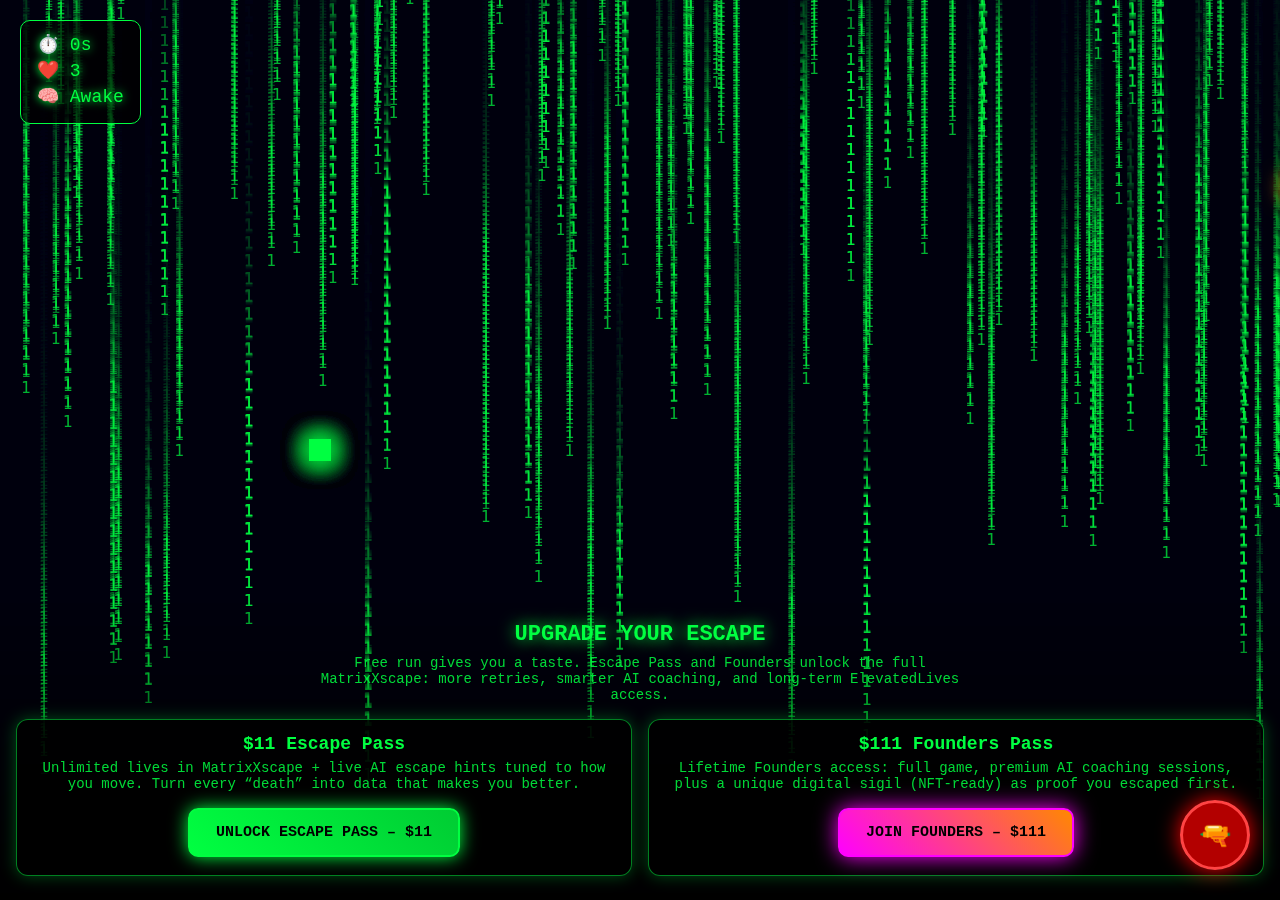
<file: index.html>
<!DOCTYPE html>
<html lang="en">
<head>
  <meta charset="UTF-8">
  <title>MatrixXscape – Escape or Die Trying</title>
  <meta name="viewport" content="width=device-width, initial-scale=1.0">

  <!-- Basic styling for game + overlays -->
  <style>
    * { margin: 0; padding: 0; box-sizing: border-box; }
    body {
      background: radial-gradient(circle at center, #001100 0%, #000000 70%);
      color: #00ff41;
      font-family: "Courier New", monospace;
      overflow: hidden;
      height: 100vh;
      position: relative;
    }
    canvas {
      display: block;
      width: 100vw;
      height: 100vh;
      cursor: none;
    }

    /* HUD */
    #ui {
      position: absolute;
      top: 20px;
      left: 20px;
      z-index: 50;
      font-size: 18px;
      background: rgba(0,0,0,0.7);
      padding: 12px 16px;
      border-radius: 10px;
      border: 1px solid #00ff41;
      text-shadow: 0 0 10px #00ff41;
    }
    #ui div { margin-bottom: 4px; }

    /* Modals */
    .modal {
      position: fixed;
      inset: 0;
      background: rgba(0,0,0,0.94);
      display: none;
      align-items: center;
      justify-content: center;
      z-index: 100;
      backdrop-filter: blur(20px);
    }
    .modal-inner {
      max-width: 720px;
      width: 100%;
      margin: 0 16px;
      background: rgba(0,0,0,0.9);
      border-radius: 16px;
      border: 2px solid #00ff41;
      box-shadow: 0 0 40px #00ff41;
      padding: 30px 24px;
      text-align: center;
    }
    .modal h2 {
      font-size: 32px;
      margin-bottom: 10px;
      text-shadow: 0 0 20px #00ff41;
    }
    .modal p {
      font-size: 16px;
      line-height: 1.5;
      margin: 8px 0;
    }
    .tag-line {
      font-size: 14px;
      opacity: 0.8;
      margin-bottom: 8px;
    }
    .score-line {
      font-size: 18px;
      margin: 12px 0;
    }
    .btn-row {
      display: flex;
      flex-direction: column;
      gap: 12px;
      margin-top: 20px;
    }
    @media (min-width: 640px) {
      .btn-row { flex-direction: row; justify-content: center; flex-wrap: wrap; }
    }

    a.btn, button.btn {
      display: inline-block;
      padding: 14px 26px;
      border-radius: 10px;
      text-decoration: none;
      font-weight: bold;
      font-size: 15px;
      border: 2px solid #00ff41;
      color: #000;
      background: linear-gradient(45deg,#00ff41,#00cc33);
      box-shadow: 0 0 18px #00ff41;
      cursor: pointer;
      transition: all 0.2s;
      min-width: 220px;
    }
    a.btn:hover, button.btn:hover {
      transform: translateY(-2px);
      box-shadow: 0 0 24px #00ff41;
    }
    a.btn-secondary {
      background: transparent;
      color: #00ff41;
      border-color: #00ff41;
      box-shadow: none;
    }
    a.btn-secondary:hover {
      background: rgba(0,255,65,0.08);
      box-shadow: 0 0 18px #00ff41;
    }
    a.btn-founders {
      background: linear-gradient(45deg,#ff00ff,#ff8800);
      border-color: #ff00ff;
      box-shadow: 0 0 22px #ff00ff;
      color: #000;
    }

    .small {
      font-size: 12px;
      opacity: 0.75;
      margin-top: 6px;
    }

    /* Mobile controls shell – you can wire this in game.js */
    #mobileControls {
      position: fixed;
      bottom: 24px;
      left: 24px;
      z-index: 60;
      display: none;
    }
    @media (max-width: 768px) {
      #mobileControls { display: block; }
    }
    .joystick {
      width: 90px;
      height: 90px;
      border-radius: 50%;
      border: 3px solid #00ff41;
      background: rgba(0,255,65,0.25);
      position: relative;
    }
    .joystick-knob {
      width: 36px;
      height: 36px;
      border-radius: 50%;
      background: #00ff41;
      position: absolute;
      top: 50%;
      left: 50%;
      transform: translate(-50%,-50%);
      transition: transform 0.1s;
    }
    #shootBtn {
      position: fixed;
      bottom: 30px;
      right: 30px;
      width: 70px;
      height: 70px;
      border-radius: 50%;
      border: 3px solid #ff4444;
      background: rgba(255,0,0,0.7);
      color: #fff;
      font-size: 26px;
      box-shadow: 0 0 22px #ff0000;
      z-index: 60;
    }

    /* Upgrade section (always visible under canvas) */
    #matrix-upgrades {
      position: absolute;
      left: 0;
      right: 0;
      bottom: 0;
      padding: 20px 16px 24px;
      background: linear-gradient(to top, rgba(0,0,0,0.95), rgba(0,0,0,0.0));
      z-index: 40;
      text-align: center;
    }
    #matrix-upgrades h2 {
      font-size: 22px;
      margin-bottom: 8px;
      text-shadow: 0 0 16px #00ff41;
    }
    #matrix-upgrades p {
      font-size: 14px;
      opacity: 0.85;
      margin-bottom: 16px;
      max-width: 640px;
      margin-left: auto;
      margin-right: auto;
    }
    #matrix-upgrades .upgrade-row {
      display: flex;
      flex-direction: column;
      gap: 16px;
      justify-content: center;
    }
    @media (min-width: 700px) {
      #matrix-upgrades .upgrade-row {
        flex-direction: row;
      }
    }
    .upgrade-card {
      flex: 1;
      min-width: 260px;
      background: rgba(0,0,0,0.85);
      border-radius: 12px;
      border: 1px solid rgba(0,255,65,0.5);
      padding: 14px 12px 18px;
      box-shadow: 0 0 16px rgba(0,255,65,0.3);
    }
    .upgrade-card h3 {
      font-size: 18px;
      margin-bottom: 6px;
    }
    .upgrade-card p {
      font-size: 13px;
      margin-bottom: 12px;
    }
  </style>
</head>
<body>
  <!-- Game canvas -->
  <canvas id="canvas"></canvas>

  <!-- HUD -->
  <div id="ui">
    <div>⏱️ <span id="score">0</span>s</div>
    <div>❤️ <span id="lives">3</span></div>
    <div>🧠 <span id="aiStatus">Awake</span></div>
  </div>

  <!-- Game Over Modal -->
  <div id="gameOver" class="modal">
    <div class="modal-inner">
      <div class="tag-line">Status: Simulation failed</div>
      <h2>MATRIX TRAP</h2>
      <p class="score-line">You survived <span id="finalScore">0</span> seconds.</p>
      <p id="aiFeedback">Your escape pattern shows 73% Matrix attachment. Want help?</p>

      <div class="btn-row">
        <!-- $11 Escape Pass -->
        <a class="btn"
           href="https://buy.stripe.com/test_28EbJ21njcuY3yA3P04ow01"
           target="_blank" rel="noopener">
          $11 ESCAPE PASS<br>
          <span class="small">Unlimited lives + AI hints</span>
        </a>

        <!-- $111 Founders Pass -->
        <a class="btn btn-founders"
           href="https://buy.stripe.com/test_5kQ6oId61cuY4CEgBM4ow00"
           target="_blank" rel="noopener">
          $111 FOUNDERS PASS<br>
          <span class="small">NFT sigil + monthly AI access</span>
        </a>

        <!-- Free retry -->
        <button id="retry" class="btn btn-secondary">
          🔄 TRY AGAIN FREE
        </button>
      </div>
    </div>
  </div>

  <!-- Victory Modal -->
  <div id="winScreen" class="modal">
    <div class="modal-inner">
      <div class="tag-line">Status: Simulation breached</div>
      <h2>MATRIX ESCAPED</h2>
      <p class="score-line">Escape time: <span id="winTime">0</span>s</p>
      <p id="winFeedback">You are 92% awakened. Reality is bending.</p>

      <div class="btn-row">
        <button class="btn" onclick="shareScore()">
          📱 SHARE YOUR ESCAPE
        </button>
        <a class="btn btn-secondary"
           href="https://buy.stripe.com/test_5kQ6oId61cuY4CEgBM4ow00"
           target="_blank" rel="noopener">
          🜁 UPGRADE TO FOUNDERS
        </a>
        <button id="playAgain" class="btn btn-secondary">
          PLAY HARDER LEVEL
        </button>
      </div>
    </div>
  </div>

  <!-- Mobile controls shell (logic handled in game.js if you use it) -->
  <div id="mobileControls">
    <div class="joystick">
      <div class="joystick-knob"></div>
    </div>
  </div>
  <button id="shootBtn">🔫</button>

  <!-- Always-visible upgrade strip at bottom -->
  <section id="matrix-upgrades">
    <h2>UPGRADE YOUR ESCAPE</h2>
    <p>
      Free run gives you a taste. Escape Pass and Founders unlock the full MatrixXscape:
      more retries, smarter AI coaching, and long‑term ElevatedLives access.
    </p>

    <div class="upgrade-row">
      <!-- $11 Escape Pass card -->
      <div class="upgrade-card">
        <h3>$11 Escape Pass</h3>
        <p>
          Unlimited lives in MatrixXscape + live AI escape hints tuned to how you move.
          Turn every “death” into data that makes you better.
        </p>
        <a class="btn"
           href="https://buy.stripe.com/test_28EbJ21njcuY3yA3P04ow01"
           target="_blank" rel="noopener">
          UNLOCK ESCAPE PASS – $11
        </a>
      </div>

      <!-- $111 Founders Pass card -->
      <div class="upgrade-card">
        <h3>$111 Founders Pass</h3>
        <p>
          Lifetime Founders access: full game, premium AI coaching sessions, plus a
          unique digital sigil (NFT‑ready) as proof you escaped first.
        </p>
        <a class="btn btn-founders"
           href="https://buy.stripe.com/test_5kQ6oId61cuY4CEgBM4ow00"
           target="_blank" rel="noopener">
          JOIN FOUNDERS – $111
        </a>
      </div>
    </div>
  </section>

  <!-- Your game logic (MatrixXscapeGame) lives in this file -->
  <script src="game.js"></script>
</body>
</html>
</file>
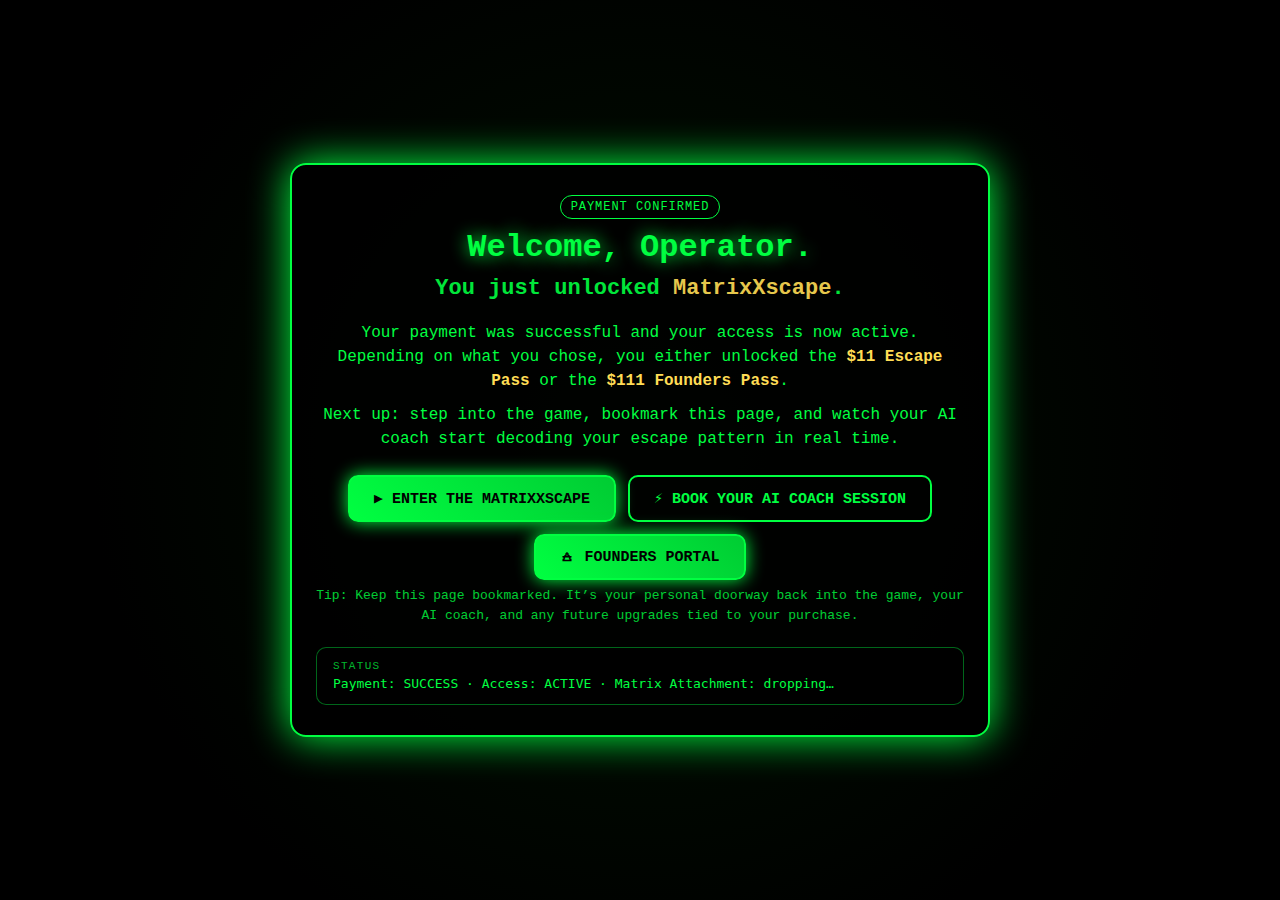
<file: matrix-thank-you.html>
<!DOCTYPE html>
<html lang="en">
<head>
  <meta charset="UTF-8">
  <title>MatrixXscape – Access Unlocked</title>
  <meta name="viewport" content="width=device-width, initial-scale=1.0">
  <style>
    * { margin:0; padding:0; box-sizing:border-box; }
    body {
      min-height:100vh;
      background: radial-gradient(circle at center, #001100 0%, #000000 70%);
      color:#00ff41;
      font-family:"Courier New", monospace;
      display:flex;
      align-items:center;
      justify-content:center;
      padding:20px;
    }
    .card {
      max-width:700px;
      width:100%;
      background:rgba(0,0,0,0.85);
      border:2px solid #00ff41;
      border-radius:16px;
      padding:30px 24px;
      box-shadow:0 0 40px #00ff41;
      text-align:center;
    }
    h1 {
      font-size:32px;
      margin-bottom:10px;
      text-shadow:0 0 18px #00ff41;
    }
    h2 {
      font-size:22px;
      margin:10px 0 20px;
      opacity:0.9;
    }
    p { font-size:16px; line-height:1.5; margin:10px 0; }
    .tag {
      display:inline-block;
      padding:4px 10px;
      border-radius:999px;
      border:1px solid #00ff41;
      font-size:12px;
      margin-bottom:10px;
      text-transform:uppercase;
      letter-spacing:0.08em;
    }
    .highlight {
      color:#ffdd55;
      font-weight:bold;
    }
    .btn-row {
      display:flex;
      flex-wrap:wrap;
      justify-content:center;
      gap:12px;
      margin-top:24px;
    }
    a.btn {
      display:inline-block;
      padding:12px 24px;
      border-radius:10px;
      text-decoration:none;
      font-weight:bold;
      font-size:15px;
      border:2px solid #00ff41;
      color:#000;
      background:linear-gradient(45deg,#00ff41,#00cc33);
      box-shadow:0 0 18px #00ff41;
      transition:all 0.2s ease;
    }
    a.btn:hover {
      transform:translateY(-2px);
      box-shadow:0 0 28px #00ff41;
    }
    a.btn-secondary {
      background:transparent;
      color:#00ff41;
      border-color:#00ff41;
      box-shadow:none;
    }
    a.btn-secondary:hover {
      background:rgba(0,255,65,0.1);
      box-shadow:0 0 18px #00ff41;
    }
    .founders {
      border-color:#ff00ff;
      background:linear-gradient(45deg,#ff00ff,#ff8800);
      box-shadow:0 0 24px #ff00ff;
      color:#000;
    }
    .small {
      font-size:13px;
      opacity:0.8;
      margin-top:6px;
    }
    .code-box {
      margin-top:22px;
      padding:12px 16px;
      border-radius:10px;
      border:1px solid rgba(0,255,65,0.4);
      background:rgba(0,0,0,0.6);
      font-size:13px;
      text-align:left;
    }
    .code-box span.label {
      display:block;
      font-size:11px;
      text-transform:uppercase;
      letter-spacing:0.12em;
      opacity:0.7;
      margin-bottom:4px;
    }
    .code-box code {
      font-size:13px;
      color:#00ff41;
      word-break:break-all;
    }
  </style>
</head>
<body>
  <div class="card">
    <div class="tag">Payment confirmed</div>
    <h1>Welcome, Operator.</h1>
    <h2>You just unlocked <span class="highlight">MatrixXscape</span>.</h2>

    <!-- Use this paragraph for BOTH offers; edit the bracketed part if needed -->
    <p>
      Your payment was successful and your access is now active.
      Depending on what you chose, you either unlocked the
      <span class="highlight">$11 Escape Pass</span>
      or the
      <span class="highlight">$111 Founders Pass</span>.
    </p>

    <p>
      Next up: step into the game, bookmark this page, and watch your AI coach start
      decoding your escape pattern in real time.
    </p>

    <div class="btn-row">
      <!-- Link straight back to the live game -->
      <a class="btn" href="https://YOUR-MATRIXXSCAPE-GAME-URL" target="_blank">
        ▶ ENTER THE MATRIXXSCAPE
      </a>

      <!-- GoHighLevel / ElevatedLives booking link -->
      <a class="btn btn-secondary" href="https://YOUR-GO-HIGH-LEVEL-BOOKING-URL" target="_blank">
        ⚡ BOOK YOUR AI COACH SESSION
      </a>

      <!-- Optional: Founders-only area (can be same link or future members area) -->
      <a class="btn founders" href="https://YOUR-FOUNDERS-AREA-URL" target="_blank">
        🜁 FOUNDERS PORTAL
      </a>
    </div>

    <p class="small">
      Tip: Keep this page bookmarked. It’s your personal doorway back into the game,
      your AI coach, and any future upgrades tied to your purchase.
    </p>

    <!-- Optional: show them what just happened technically -->
    <div class="code-box">
      <span class="label">Status</span>
      <code>Payment: SUCCESS · Access: ACTIVE · Matrix Attachment: dropping…</code>
    </div>
  </div>
</body>
</html>
</file>
